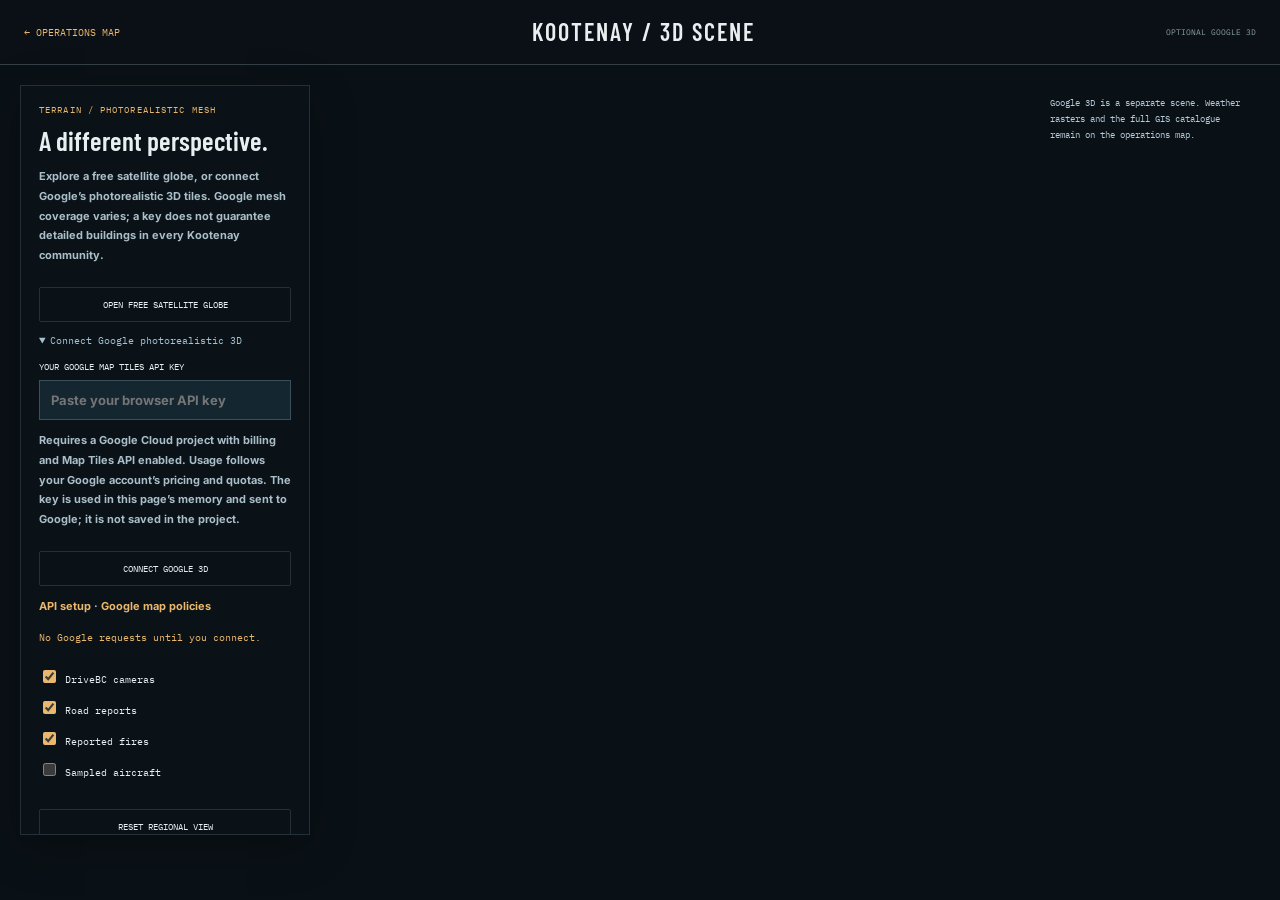
<file: google-3d.html>
<!doctype html><html lang="en"><head><meta charset="utf-8"><meta name="viewport" content="width=device-width,initial-scale=1"><title>Kootenay / 3D scene</title><link rel="icon" href="./favicon.svg"><link rel="stylesheet" href="./style.css"><link rel="stylesheet" href="./vendor/cesium/Widgets/widgets.css"><style>
#scene{position:absolute;inset:0;background:#0a1116}.scene-header{position:absolute;z-index:4;inset:0 0 auto;min-height:65px;display:flex;align-items:center;justify-content:space-between;padding:14px 24px;background:#0a1116ef;border-bottom:1px solid #a7c4ce44;gap:15px}.scene-header h1{font-size:24px;letter-spacing:2px;margin:0}.scene-header a{font:10px var(--mono)}#scene-controls{position:absolute;top:85px;left:20px;width:290px;z-index:4;padding:18px;max-height:calc(100dvh - 150px);overflow:auto}#scene-controls h2{font:600 27px 'Barlow Condensed',sans-serif;margin:9px 0}.scene-copy{font:11px/1.8 var(--sans);color:#a9bec8}#key-form label{font:9px var(--mono);display:block;margin:14px 0 8px}#google-key{width:100%;background:#142630;border:1px solid #a7c4ce44;color:#e1eced;padding:11px}#key-form button,#free-scene,#home-scene{width:100%;padding:11px;font:9px var(--mono);margin:10px 0 0}#scene-status{font:10px/1.8 var(--mono);color:#e9b76d}#scene-controls details{margin:12px 0}#scene-controls summary{font:10px var(--mono);color:#a5c1d2}#scene-controls .overlay-options{display:grid;gap:12px;margin:20px 0;font:10px var(--mono)}#google-credit{position:absolute;bottom:38px;right:20px;z-index:3;padding:10px 12px;background:#0a1116dd;pointer-events:none}#google-credit img{height:18px;width:auto}#overlay-credit{position:absolute;bottom:18px;right:20px;font:8px var(--mono);z-index:3;color:#bdd2dd;background:#0a1116dd;padding:5px}.cesium-viewer-bottom{max-width:calc(100vw - 40px);padding:6px 20px!important;background:#0a1116c9!important}.cesium-infoBox{top:85px!important}.cesium-viewer-fullscreenContainer{display:none}.cesium-widget-credits{font-size:10px!important}#scene-controls input[type=checkbox]{accent-color:#e9b76d}#scene-note{max-width:220px;position:absolute;right:20px;top:85px;font:9px/1.8 var(--mono);background:#0a1116dd;padding:10px;color:#b6cbd7;z-index:3}.cesium-widget-errorPanel{z-index:10}@media(max-width:600px){.scene-header{padding:13px}.scene-header h1{font-size:19px}#scene-controls{left:10px;top:78px;width:240px;padding:14px}#scene-note{display:none}#google-credit{bottom:72px}#overlay-credit{bottom:48px}}
</style><script>window.CESIUM_BASE_URL='./vendor/cesium/';</script><script defer src="./vendor/cesium/Cesium.js"></script></head><body>
<div id="scene" aria-label="Regional 3D globe"></div><header class="scene-header"><a href="./index.html">← OPERATIONS MAP</a><h1>KOOTENAY / 3D SCENE</h1><span class="tiny" id="scene-mode">OPTIONAL GOOGLE 3D</span></header>
<aside id="scene-controls" class="panel"><span class="eyebrow">TERRAIN / PHOTOREALISTIC MESH</span><h2>A different perspective.</h2><p class="scene-copy">Explore a free satellite globe, or connect Google’s photorealistic 3D tiles. Google mesh coverage varies; a key does not guarantee detailed buildings in every Kootenay community.</p><button id="free-scene">OPEN FREE SATELLITE GLOBE</button><details id="google-setup" open><summary>Connect Google photorealistic 3D</summary><form id="key-form"><label for="google-key">YOUR GOOGLE MAP TILES API KEY</label><input id="google-key" type="password" autocomplete="off" spellcheck="false" placeholder="Paste your browser API key" required><p class="scene-copy">Requires a Google Cloud project with billing and Map Tiles API enabled. Usage follows your Google account’s pricing and quotas. The key is used in this page’s memory and sent to Google; it is not saved in the project.</p><button type="submit">CONNECT GOOGLE 3D</button></form><p class="scene-copy"><a href="https://developers.google.com/maps/documentation/tile/cloud-setup" target="_blank" rel="noreferrer">API setup</a> · <a href="https://developers.google.com/maps/documentation/tile/policies" target="_blank" rel="noreferrer">Google map policies</a></p></details><p id="scene-status" role="status">No Google requests until you connect.</p><div class="overlay-options"><label><input type="checkbox" data-scene-layer="cameras" checked> DriveBC cameras</label><label><input type="checkbox" data-scene-layer="events" checked> Road reports</label><label><input type="checkbox" data-scene-layer="fires" checked> Reported fires</label><label><input type="checkbox" data-scene-layer="flights"> Sampled aircraft</label></div><button id="home-scene">RESET REGIONAL VIEW</button><p class="scene-copy">Drag to explore. Right-drag to zoom; Ctrl-drag to tilt/orbit. Camera markers open the real DriveBC image and its source.</p></aside>
<div id="scene-note">Google 3D is a separate scene. Weather rasters and the full GIS catalogue remain on the operations map.</div><div id="google-credit" hidden><img src="./vendor/google-maps-logo.svg" alt="Google Maps"></div><div id="overlay-credit" hidden>Overlay data: DriveBC · BC Wildfire Service · adsb.fi</div><script type="module" src="./google-3d.mjs"></script></body></html>
</file>
<file: style.css>
@font-face{font-family:'Barlow Condensed';font-style:normal;font-weight:500 700;font-display:swap;src:url('./vendor/barlow.ttf')}
@font-face{font-family:'Inter';font-style:normal;font-weight:400 700;font-display:swap;src:url('./vendor/inter.ttf')}
@font-face{font-family:'IBM Plex Mono';font-style:normal;font-weight:400 600;font-display:swap;src:url('./vendor/mono.ttf')}
:root{color-scheme:dark;--bg:#0a1116;--surface:rgba(10,18,24,.94);--line:#a7c4ce2b;--muted:#8c9fa8;--text:#e7eff0;--accent:#e9b76d;--mint:#9ee3cc;--red:#f28277;--blue:#87caff;--mono:'IBM Plex Mono',monospace;--sans:Inter,system-ui,sans-serif}*{box-sizing:border-box}body{margin:0;background:var(--bg);color:var(--text);font:13px var(--sans);overflow:hidden}button,input,select{font:inherit}button,a,input,select{-webkit-tap-highlight-color:transparent}button{cursor:pointer;border:1px solid var(--line);background:transparent;color:inherit;border-radius:2px}button:hover{background:#e9b76d16;border-color:#e9b76d77}button:focus-visible,a:focus-visible,input:focus-visible,select:focus-visible{outline:2px solid var(--accent);outline-offset:3px}a{color:var(--accent);text-decoration:none}a:hover{text-decoration:underline}button:disabled{opacity:.45;cursor:wait}button.active,button[aria-pressed=true]{color:var(--accent);background:#e9b76d13;border-color:#e9b76d66}#app{height:100dvh;min-height:510px;isolation:isolate}#map{position:absolute;inset:0;background:#111e26}.maplibregl-canvas:focus{outline:none}.vignette{position:absolute;inset:0;pointer-events:none;background:linear-gradient(180deg,#050c1670,transparent 27%,transparent 62%,#050c16a0);z-index:1}.topbar{position:absolute;inset:0 0 auto;height:72px;z-index:4;background:linear-gradient(90deg,#0a1116fc,#0a1116ee);border-bottom:1px solid var(--line);display:flex;align-items:center;padding:0 23px;gap:35px}.brand{display:flex;align-items:center;gap:12px;color:var(--text);font:600 23px 'Barlow Condensed',sans-serif;letter-spacing:3px;min-width:300px}.brand:hover{text-decoration:none}.brand-icon{font:42px var(--mono);line-height:1;color:var(--accent)}.brand-sub{display:block;font:9px var(--mono);letter-spacing:2.4px;margin-top:4px;color:#a4b2b8}.brand-sub b{color:var(--accent);font-weight:400}.area-name{font:10px var(--mono);letter-spacing:1px;border-left:1px solid var(--line);padding-left:25px;color:#cad9dd}.area-name span{display:block;color:#758c97;font-size:9px;letter-spacing:1.9px;margin-top:7px}.top-status{margin-left:auto;display:flex;gap:10px;align-items:center;font:9px var(--mono);letter-spacing:.6px}.top-status time{font-size:14px;color:#e6edef;white-space:nowrap;padding:0 12px;border-left:1px solid var(--line);margin-left:8px}.top-status button{height:28px;width:28px;font-size:18px}.pulse{width:5px;height:5px;display:inline-block;background:var(--mint);border-radius:50%;box-shadow:0 0 8px #9ee3cc66}.rail{position:absolute;left:0;top:72px;bottom:31px;width:61px;background:#0b131be8;border-right:1px solid var(--line);z-index:4;display:flex;align-items:center;flex-direction:column;gap:12px;padding:24px 0 12px}.rail button{border-color:transparent;width:39px;height:39px;font:23px var(--mono)}.rail button.active{border-color:#e9b76d55}.rail-line{height:1px;width:23px;background:var(--line);margin:4px 0}.rail-bottom{margin-top:auto;color:#637c89;font:9px/1.8 var(--mono);letter-spacing:2px;text-align:center}.panel{background:var(--surface);backdrop-filter:blur(16px);border:1px solid var(--line);box-shadow:0 12px 42px #0005}.briefing{position:absolute;left:77px;top:89px;bottom:47px;width:322px;z-index:3;display:flex;flex-direction:column;padding:18px 19px 0;clip-path:polygon(0 0,calc(100% - 12px) 0,100% 12px,100% 100%,0 100%)}.panel-heading{display:flex;align-items:center;justify-content:space-between;gap:8px}.eyebrow{font:9px var(--mono);letter-spacing:1.1px;color:var(--accent);display:flex;align-items:center;gap:7px}.eyebrow i{width:4px;height:4px;background:var(--accent)}.tiny{font:8px/1.6 var(--mono);color:var(--muted)}h1{font:600 36px/.99 'Barlow Condensed',sans-serif;letter-spacing:.1px;margin:21px 0 10px}h1 span{color:#96a9b1}.intro{font-size:10px;color:var(--muted);margin:0 0 19px}.route-label{font:8px var(--mono);letter-spacing:1.2px;color:#8ca1ac;margin-bottom:7px;display:flex;justify-content:space-between}.route-label span{display:none}select{appearance:auto;background:#15242d;color:#e1e9eb;border:1px solid #7d9aaa3b;border-radius:2px;padding:10px 8px;font-size:11px;width:100%}.search{display:flex;align-items:center;border-bottom:1px solid var(--line);gap:8px;margin-top:8px;height:38px;color:#9db2bc}.search span{font-size:22px}.search input{width:100%;min-width:0;background:transparent;color:var(--text);border:0;outline:none;font-size:10px}.search button{border:0;font-size:18px;color:#92a7b0}.totals{display:grid;grid-template-columns:repeat(3,1fr);gap:8px;padding:15px 0;border-bottom:1px solid var(--line)}.total strong{font:500 25px 'Barlow Condensed',sans-serif;display:block}.total small{font:8px var(--mono);text-transform:uppercase;color:#97abb5;letter-spacing:.3px}.total.danger strong{color:var(--red)}.feed-heading{display:flex;justify-content:space-between;align-items:center;padding-top:17px}.feed-heading .eyebrow{font-size:8px;color:#8fa4af}.feed-heading h2{font:600 20px 'Barlow Condensed',sans-serif;margin:4px 0}.feed-heading button{width:28px;height:28px;font-size:18px}.feed-note{font:9px/1.6 var(--mono);color:#8da2ad;margin:7px 0 10px}.reports{overflow:auto;flex:1;min-height:0;padding-right:4px;scrollbar-width:thin;scrollbar-color:#607a894f transparent}.report{border-top:1px solid var(--line);padding:12px 0}.report-pick{border:0;text-align:left;width:100%;padding:0;background:transparent!important}.report-pick:hover h3{color:var(--accent)}.report-top{display:flex;justify-content:space-between;align-items:center;gap:8px;font:8px var(--mono);color:#8fa2ac}.badge{display:inline-flex;padding:3px 5px;font:8px var(--mono);color:var(--accent);background:#e9b76d15;border:1px solid #e9b76d2b;text-transform:uppercase;letter-spacing:.3px}.badge.red{color:var(--red);background:#f2827715;border-color:#f282772b}.badge.blue{color:var(--blue);background:#87caff15;border-color:#87caff2b}.badge.green{color:var(--mint);background:#9ee3cc15;border-color:#9ee3cc2b}.report h3{font-size:11px;line-height:1.65;margin:8px 0 5px;font-weight:500}.report p{font-size:10px;line-height:1.7;color:#9bafb9;margin:5px 0}.report-bottom{font:8px var(--mono);display:flex;justify-content:space-between;gap:5px;margin-top:8px;color:#758e9c}.panel-footer{margin:0 -19px;padding:11px 19px;background:#0c171e;border-top:1px solid var(--line);display:grid;gap:5px}.panel-footer a{font:8px var(--mono);letter-spacing:.5px}.panel-footer span{font-size:8px;color:#7e95a1}.scene-title{position:absolute;left:428px;top:108px;z-index:2;pointer-events:none;text-shadow:0 2px 12px #000}.scene-title .eyebrow{font-size:8px;letter-spacing:1.6px;color:#bfd0d5}.scene-title strong{display:block;font:500 38px 'Barlow Condensed',sans-serif;letter-spacing:3px;margin-top:4px}.scene-title>span:last-child{font:9px var(--mono);color:#ccdbde;letter-spacing:.3px}.map-tools{position:absolute;right:20px;top:94px;z-index:3;width:176px;padding:13px}.tool-label{font:8px var(--mono);color:#91a7b3;letter-spacing:1.5px;margin-bottom:10px}.segments{display:flex;margin-bottom:7px;gap:4px}.segments button{font:8px var(--mono);padding:8px 0;flex:1}.layer-title{border-top:1px solid var(--line);padding-top:13px;margin-top:14px}.layer-button{display:flex;justify-content:space-between;width:100%;padding:7px 0;border:0;background:transparent!important;font:9px var(--mono);color:#9bafb8!important}.layer-button.active{color:#e1eced!important}.layer-button span{display:flex;gap:8px;align-items:center}.layer-dot{width:5px;height:5px;border-radius:50%}.switch{height:12px;width:23px;border-radius:8px;background:#3e536166;position:relative}.switch:after{content:'';width:6px;height:6px;position:absolute;top:3px;left:3px;background:#768c98;border-radius:50%;transition:left .2s}.active .switch{background:#e9b76d29}.active .switch:after{left:14px;background:var(--accent)}.fit-button{width:100%;margin:12px 0;font:8px var(--mono);padding:9px}.map-tools .tiny{font-size:7px}.map-readout{position:absolute;left:calc(50% + 100px);top:50%;transform:translate(-50%,-50%);z-index:2;pointer-events:none;display:flex;align-items:center;flex-direction:column;color:#c8d6dba0;font:8px var(--mono);letter-spacing:1px;text-shadow:0 1px 4px #000}.crosshair{font:300 30px var(--mono);color:#e6dfc4aa;margin-bottom:8px}.map-readout>span:last-child{margin-top:6px;font-size:7px;color:#91afb6}.camera-dock{position:absolute;left:419px;right:20px;bottom:53px;z-index:3;padding:13px 13px 12px;transition:transform .2s}.dock-heading{display:flex;align-items:center;justify-content:space-between;margin-bottom:11px;gap:10px}.dock-heading strong{font:500 18px 'Barlow Condensed',sans-serif;display:block;margin-top:5px}.dock-heading strong span{color:#91a6b1;font:9px var(--mono);padding-left:7px}.dock-heading button{font:8px var(--mono);padding:7px;margin-left:5px;white-space:nowrap}.camera-strip{display:grid;grid-auto-flow:column;grid-auto-columns:calc((100% - 24px)/3);gap:12px;overflow-x:auto;padding-bottom:4px;scrollbar-width:thin;scrollbar-color:#52708055 transparent}.cam-card{min-width:0;position:relative}.cam-picture{display:block;padding:0;width:100%;border:1px solid #8ba8b52e;position:relative;overflow:hidden;aspect-ratio:2.08;background:#0f1f2a}.cam-picture img{display:block;width:100%;height:100%;object-fit:cover;filter:saturate(.7) contrast(1.06);transition:filter .2s}.cam-picture:hover img{filter:saturate(1)}.cam-picture:after{content:'';position:absolute;inset:0;box-shadow:inset 0 0 35px #0002;pointer-events:none}.cam-label{position:absolute;top:6px;left:6px;font:7px var(--mono);letter-spacing:.5px;background:#07141ace;border:1px solid #ffffff3b;padding:4px 5px;color:#d5e9e9}.cam-expand{position:absolute;bottom:6px;right:6px;background:#07141acc;padding:3px 5px;color:#d6e7e9;font:10px var(--mono)}.cam-name{display:block;text-overflow:ellipsis;white-space:nowrap;overflow:hidden;margin:7px 22px 4px 0;font:500 10px var(--sans)}.cam-meta{font:7px var(--mono);color:#88a2af;display:flex;justify-content:space-between;gap:4px}.pin{position:absolute;right:0;bottom:15px;font-size:17px;border:0;width:24px;height:24px;padding:0;color:#829ba7}.pin.pinned{color:var(--accent)}.stale{color:var(--accent)!important}.error-text{color:var(--red)!important}.empty{font:10px/1.8 var(--mono);color:#92a8b4;padding:12px 0}.bottomline{position:absolute;inset:auto 0 0;height:31px;z-index:4;background:#09121bf2;border-top:1px solid var(--line);display:flex;align-items:center;justify-content:space-between;padding:0 18px;font:7px var(--mono);letter-spacing:1px;color:#7c96a5;gap:10px}.bottomline>span:first-child{display:flex;align-items:center;gap:9px}.bottomline button{border:0;font:8px var(--mono);letter-spacing:.8px;color:#b7c9cf}.maplibregl-ctrl-bottom-right{bottom:39px!important;right:17px!important}.maplibregl-ctrl-bottom-left{bottom:33px!important;left:420px!important}.maplibregl-ctrl-attrib{font:8px var(--sans)!important;background:#0b151dba!important;color:#91a7b1!important;max-width:calc(100vw - 440px)}.maplibregl-ctrl-attrib a{color:#a7b9c1!important}.maplibregl-ctrl-group{background:#10212aeb!important}.maplibregl-ctrl-icon{filter:invert(.85)}#show-dock{position:absolute;bottom:55px;left:420px;padding:12px 16px;font:9px var(--mono);z-index:4}#map-message{position:absolute;left:50%;top:44%;transform:translate(-25%,-50%);max-width:330px;padding:16px;background:#10212af0;border:1px solid #f2827777;color:#fac2ba;z-index:4;font:11px/1.7 var(--mono)}dialog{position:fixed;background:#0b171f;color:var(--text);border:1px solid #e9b76d55;border-top:2px solid var(--accent);padding:26px;max-width:1000px;width:calc(100vw - 56px);max-height:90dvh;box-shadow:0 25px 120px #000b}dialog::backdrop{background:#02080dbb;backdrop-filter:blur(7px)}.dialog-close{position:absolute;right:12px;top:12px;width:30px;height:30px;font:24px var(--mono);z-index:2;background:#0b171fe0}.dialog-title{font:500 30px 'Barlow Condensed',sans-serif;margin:10px 40px 16px 0}.large-image{width:100%;max-height:60vh;object-fit:contain;background:#050b0f;display:block}.dialog-description{color:#a9bdc6;font-size:12px;line-height:1.8}.dialog-meta{display:flex;justify-content:space-between;gap:15px;flex-wrap:wrap;font:10px/1.8 var(--mono);color:#9fb5c0;margin:14px 0}.dialog-actions{display:flex;gap:16px;align-items:center;margin-top:16px}.dialog-actions button{padding:9px 14px;font:10px var(--mono)}.source-row{border-top:1px solid var(--line);padding:15px 0;display:grid;grid-template-columns:110px 1fr 120px;gap:15px;font:10px/1.8 var(--mono)}.source-row b{font-weight:500}.source-row small{display:block;color:#849fac}.source-row a{text-align:right}.weather-grid{display:grid;grid-template-columns:1fr 1fr;gap:7px;margin-top:10px}.weather-grid>div{background:#8bacba0a;padding:8px;font:8px var(--mono);color:#7f9aa8}.weather-grid b{display:block;font:500 18px 'Barlow Condensed',sans-serif;color:#e2edef;margin-top:5px}.report-cam .cam-picture{aspect-ratio:1.9}.report-cam .cam-name{font-size:11px}.aircraft-marker{color:#a5e2ff;text-shadow:0 0 9px #09111a;font:27px var(--sans);border:0;background:none;padding:4px;cursor:pointer}.town-marker{color:#dde9ec;font:9px var(--mono);text-shadow:0 1px 3px #000,0 0 6px #000;white-space:nowrap;pointer-events:none;display:flex;align-items:center;gap:5px}.town-marker:before{content:'';width:3px;height:3px;background:#e9b76d}.focus .briefing,.focus .camera-dock,.focus .map-tools,.focus .scene-title,.focus .rail{display:none}.panel-hidden .briefing{display:none}.panel-hidden .camera-dock{left:80px}.panel-hidden .scene-title{left:85px}.panel-hidden .maplibregl-ctrl-bottom-left{left:80px!important}[hidden]{display:none!important}@media(min-width:1550px){.briefing{width:350px}.camera-dock{left:449px}.scene-title{left:455px}.camera-strip{grid-auto-columns:calc((100% - 36px)/4)}.maplibregl-ctrl-bottom-left{left:450px!important}}@media(max-height:760px) and (min-width:901px){h1{font-size:31px;margin-top:15px}.intro{margin-bottom:12px}.totals{padding:10px 0}.briefing{padding-top:14px}.cam-picture{aspect-ratio:2.3}.dock-heading strong{font-size:16px}}@media(max-width:1100px){.area-name{display:none}.brand{min-width:0}.top-status{margin-left:auto}.scene-title strong{font-size:30px}.scene-title{top:103px}.scene-title>span:last-child{display:none}.map-tools{width:154px;padding:10px}.dock-heading>div:last-child button:first-child{display:none}.camera-strip{grid-auto-columns:calc((100% - 12px)/2)}}@media(max-width:900px){.topbar{height:62px;padding:0 14px}.brand{font-size:21px}.brand-icon{font-size:34px}.top-status>span:not(.pulse){display:none}.top-status time{font-size:11px;padding:0 5px;border:0;margin:0}.rail{top:62px;width:49px;padding-top:17px;gap:9px}.rail button{width:34px;height:34px}.briefing{left:60px;top:77px;width:275px;bottom:44px;padding-left:15px;padding-right:15px}.briefing h1{font-size:29px}.panel-heading>.tiny{display:none}.panel-footer{margin:0 -15px;padding:9px 15px}.scene-title{left:352px;top:85px}.scene-title strong{font-size:25px}.scene-title .eyebrow{font-size:6px}.map-tools{right:12px;top:158px;width:145px}.camera-dock{left:350px;right:12px;bottom:53px;padding:10px}.camera-strip{grid-auto-columns:100%}.dock-heading>div:last-child button{font-size:7px;padding:6px}.dock-heading .eyebrow{font-size:7px}.dock-heading strong{font-size:15px}.map-readout{left:68%;top:47%;font-size:7px}.maplibregl-ctrl-bottom-left{left:350px!important}.maplibregl-ctrl-attrib{max-width:calc(100vw - 360px)}.bottomline>span:nth-child(2){display:none}.bottomline{font-size:6px;padding:0 12px}#show-dock{left:350px}}@media(max-width:600px){#app{min-height:480px}.topbar{height:59px}.brand{font-size:19px;letter-spacing:2px;gap:7px}.brand-sub{font-size:7px;letter-spacing:1.8px}.top-status{gap:5px}.top-status time{font-size:10px}.rail{top:auto;bottom:31px;left:0;right:0;height:47px;width:auto;flex-direction:row;justify-content:space-around;padding:0 8px;border-right:0;border-top:1px solid var(--line);gap:2px}.rail button{height:34px;width:39px;font-size:21px}.rail-line,.rail-bottom{display:none}.briefing{top:59px;left:0;right:0;bottom:78px;width:100%;z-index:3;clip-path:none;border:0;border-top:1px solid var(--line);padding:15px 19px 0;background:#0c1720f5}.briefing h1{font-size:30px;margin:12px 0 7px}.briefing h1 br{display:none}.briefing h1 span:before{content:' '}.intro{margin-bottom:12px}.panel-heading>.tiny{display:block}.route-label{margin-bottom:5px}.search{height:33px}.totals{padding:9px 0}.total strong{font-size:22px}.feed-heading{padding-top:12px}.panel-footer{margin:0 -19px;padding:10px 19px}.scene-title{left:17px;top:80px}.scene-title strong{font-size:29px}.scene-title .eyebrow{font-size:7px}.map-tools{right:12px;top:146px;width:142px}.camera-dock{left:12px;right:12px;bottom:95px}.camera-strip{grid-auto-columns:calc((100% - 10px)/2);gap:10px}.cam-picture{aspect-ratio:1.5}.dock-heading strong{font-size:16px}.dock-heading .eyebrow{font-size:7px}.camera-dock .cam-meta{font-size:6px}.camera-dock .cam-name{font-size:9px}.map-readout{left:31%;top:43%}.bottomline{height:31px;font-size:6px;letter-spacing:0}.bottomline button{font-size:7px}.maplibregl-ctrl-bottom-left{left:12px!important;bottom:79px!important}.maplibregl-ctrl-bottom-right{bottom:86px!important;right:10px!important}.maplibregl-ctrl-attrib{max-width:calc(100vw - 60px)}#show-dock{left:12px;bottom:100px}.panel-hidden .scene-title{left:17px}.panel-hidden .camera-dock{left:12px}.panel-hidden .maplibregl-ctrl-bottom-left{left:12px!important}dialog{width:calc(100vw - 22px);padding:18px}.dialog-title{font-size:25px}.source-row{grid-template-columns:70px 1fr;gap:9px;font-size:9px}.source-row a{grid-column:2;text-align:left}.focus .rail{display:flex}.focus .maplibregl-ctrl-bottom-left{left:12px!important}.map-message{left:20%!important;transform:none!important;max-width:70%!important}.mobile-map .briefing{display:none}}
.map-tools{max-height:calc(100dvh - 400px);overflow-y:auto;scrollbar-width:thin;scrollbar-color:#607a8950 transparent}.layer-button{padding:6px 0}.map-tools .layer-title{margin-top:10px;padding-top:10px}.map-tools .fit-button{margin:8px 0}.map-tools .tool-label{margin-bottom:8px}@media(max-width:900px){.map-tools{max-height:calc(100dvh - 435px)}}@media(max-width:600px){.map-tools{max-height:calc(100dvh - 450px);min-height:180px}}
@media(max-width:600px){#app:not(.mobile-map):not(.panel-hidden):not(.focus) .map-tools,#app:not(.mobile-map):not(.panel-hidden):not(.focus) .camera-dock,#app:not(.mobile-map):not(.panel-hidden):not(.focus) #show-dock{display:none}.map-tools{max-height:calc(100dvh - 480px)}.layer-button{font-size:8px;white-space:nowrap}.layer-button span{gap:6px}.switch{flex:0 0 23px}}
@media(prefers-reduced-motion:reduce){*{scroll-behavior:auto!important;transition:none!important}}

/* Keep map movement cheap: solid panels avoid repeated backdrop sampling. */
.panel{backdrop-filter:none}.cam-picture img{filter:none;transition:none}.vignette{opacity:.65}
</file>
<file: vendor/cesium/Widgets/widgets.css>
/* packages/widgets/Source/shared.css */
.cesium-svgPath-svg {
  position: absolute;
  top: 0;
  left: 0;
  width: 100%;
  height: 100%;
  overflow: hidden;
}
.cesium-button {
  display: inline-block;
  position: relative;
  background: #303336;
  border: 1px solid #444;
  color: #edffff;
  fill: #edffff;
  border-radius: 4px;
  padding: 5px 12px;
  margin: 2px 3px;
  cursor: pointer;
  overflow: hidden;
  -moz-user-select: none;
  -webkit-user-select: none;
  -ms-user-select: none;
  user-select: none;
}
.cesium-button:focus {
  color: #fff;
  fill: #fff;
  border-color: #ea4;
  outline: none;
}
.cesium-button:hover {
  color: #fff;
  fill: #fff;
  background: #48b;
  border-color: #aef;
  box-shadow: 0 0 8px #fff;
}
.cesium-button:active {
  color: #000;
  fill: #000;
  background: #adf;
  border-color: #fff;
  box-shadow: 0 0 8px #fff;
}
.cesium-button:disabled,
.cesium-button-disabled,
.cesium-button-disabled:focus,
.cesium-button-disabled:hover,
.cesium-button-disabled:active {
  background: #303336;
  border-color: #444;
  color: #646464;
  fill: #646464;
  box-shadow: none;
  cursor: default;
}
.cesium-button option {
  background-color: #000;
  color: #eee;
}
.cesium-button option:disabled {
  color: #777;
}
.cesium-button input,
.cesium-button label {
  cursor: pointer;
}
.cesium-button input {
  vertical-align: sub;
}
.cesium-toolbar-button {
  box-sizing: border-box;
  width: 32px;
  height: 32px;
  border-radius: 14%;
  padding: 0;
  vertical-align: middle;
  z-index: 0;
}
.cesium-performanceDisplay-defaultContainer {
  position: absolute;
  top: 50px;
  right: 10px;
  text-align: right;
}
.cesium-performanceDisplay {
  background-color: rgba(40, 40, 40, 0.7);
  padding: 7px;
  border-radius: 5px;
  border: 1px solid #444;
  font: bold 12px sans-serif;
}
.cesium-performanceDisplay-fps {
  color: #e52;
}
.cesium-performanceDisplay-throttled {
  color: #a42;
}
.cesium-performanceDisplay-ms {
  color: #de3;
}

/* packages/widgets/Source/Animation/Animation.css */
.cesium-animation-theme {
  visibility: hidden;
  display: block;
  position: absolute;
  z-index: -100;
}
.cesium-animation-themeNormal {
  color: #222;
}
.cesium-animation-themeHover {
  color: #4488b0;
}
.cesium-animation-themeSelect {
  color: #242;
}
.cesium-animation-themeDisabled {
  color: #333;
}
.cesium-animation-themeKnob {
  color: #222;
}
.cesium-animation-themePointer {
  color: #2e2;
}
.cesium-animation-themeSwoosh {
  color: #8ac;
}
.cesium-animation-themeSwooshHover {
  color: #aef;
}
.cesium-animation-svgText {
  fill: #edffff;
  font-family: Sans-Serif;
  font-size: 15px;
  text-anchor: middle;
}
.cesium-animation-blank {
  fill: #000;
  fill-opacity: 0.01;
  stroke: none;
}
.cesium-animation-rectButton {
  cursor: pointer;
  -moz-user-select: none;
  -webkit-user-select: none;
  -ms-user-select: none;
  user-select: none;
}
.cesium-animation-rectButton .cesium-animation-buttonGlow {
  fill: #fff;
  stroke: none;
  display: none;
}
.cesium-animation-rectButton:hover .cesium-animation-buttonGlow {
  display: block;
}
.cesium-animation-rectButton .cesium-animation-buttonPath {
  fill: #edffff;
}
.cesium-animation-rectButton .cesium-animation-buttonMain {
  stroke: #444;
  stroke-width: 1.2;
}
.cesium-animation-rectButton:hover .cesium-animation-buttonMain {
  stroke: #aef;
}
.cesium-animation-rectButton:active .cesium-animation-buttonMain {
  fill: #abd6ff;
}
.cesium-animation-buttonDisabled {
  -moz-user-select: none;
  -webkit-user-select: none;
  -ms-user-select: none;
  user-select: none;
}
.cesium-animation-buttonDisabled .cesium-animation-buttonMain {
  stroke: #555;
}
.cesium-animation-buttonDisabled .cesium-animation-buttonPath {
  fill: #818181;
}
.cesium-animation-buttonDisabled .cesium-animation-buttonGlow {
  display: none;
}
.cesium-animation-buttonToggled .cesium-animation-buttonGlow {
  display: block;
  fill: #2e2;
}
.cesium-animation-buttonToggled .cesium-animation-buttonMain {
  stroke: #2e2;
}
.cesium-animation-buttonToggled:hover .cesium-animation-buttonGlow {
  fill: #fff;
}
.cesium-animation-buttonToggled:hover .cesium-animation-buttonMain {
  stroke: #2e2;
}
.cesium-animation-shuttleRingG {
  cursor: pointer;
}
.cesium-animation-shuttleRingPointer {
  cursor: pointer;
}
.cesium-animation-shuttleRingPausePointer {
  cursor: pointer;
}
.cesium-animation-shuttleRingBack {
  fill: #181818;
  fill-opacity: 0.8;
  stroke: #333;
  stroke-width: 1.2;
}
.cesium-animation-shuttleRingSwoosh line {
  stroke: #8ac;
  stroke-width: 3;
  stroke-opacity: 0.2;
  stroke-linecap: round;
}
.cesium-animation-knobOuter {
  cursor: pointer;
  stroke: #444;
  stroke-width: 1.2;
}
.cesium-animation-knobInner {
  cursor: pointer;
}

/* packages/widgets/Source/BaseLayerPicker/BaseLayerPicker.css */
.cesium-baseLayerPicker-selected {
  position: absolute;
  top: 0;
  left: 0;
  width: 100%;
  height: 100%;
  border: none;
}
.cesium-baseLayerPicker-dropDown {
  display: block;
  position: absolute;
  box-sizing: content-box;
  top: auto;
  right: 0;
  width: 320px;
  max-height: 500px;
  margin-top: 5px;
  background-color: rgba(38, 38, 38, 0.75);
  border: 1px solid #444;
  padding: 6px;
  overflow: auto;
  border-radius: 10px;
  -moz-user-select: none;
  -webkit-user-select: none;
  -ms-user-select: none;
  user-select: none;
  transform: translate(0, -20%);
  visibility: hidden;
  opacity: 0;
  transition:
    visibility 0s 0.2s,
    opacity 0.2s ease-in,
    transform 0.2s ease-in;
}
.cesium-baseLayerPicker-dropDown-visible {
  transform: translate(0, 0);
  visibility: visible;
  opacity: 1;
  transition: opacity 0.2s ease-out, transform 0.2s ease-out;
}
.cesium-baseLayerPicker-sectionTitle {
  display: block;
  font-family: sans-serif;
  font-size: 16pt;
  text-align: left;
  color: #edffff;
  margin-bottom: 4px;
}
.cesium-baseLayerPicker-choices {
  margin-bottom: 5px;
}
.cesium-baseLayerPicker-categoryTitle {
  color: #edffff;
  font-size: 11pt;
}
.cesium-baseLayerPicker-choices {
  display: block;
  border: 1px solid #888;
  border-radius: 5px;
  padding: 5px 0;
}
.cesium-baseLayerPicker-item {
  display: inline-block;
  vertical-align: top;
  margin: 2px 5px;
  width: 64px;
  text-align: center;
  cursor: pointer;
}
.cesium-baseLayerPicker-itemLabel {
  display: block;
  font-family: sans-serif;
  font-size: 8pt;
  text-align: center;
  vertical-align: middle;
  color: #edffff;
  cursor: pointer;
  word-wrap: break-word;
}
.cesium-baseLayerPicker-item:hover .cesium-baseLayerPicker-itemLabel,
.cesium-baseLayerPicker-item:focus .cesium-baseLayerPicker-itemLabel {
  text-decoration: underline;
}
.cesium-baseLayerPicker-itemIcon {
  display: inline-block;
  position: relative;
  width: inherit;
  height: auto;
  background-size: 100% 100%;
  border: solid 1px #444;
  border-radius: 9px;
  color: #edffff;
  margin: 0;
  padding: 0;
  cursor: pointer;
  box-sizing: border-box;
}
.cesium-baseLayerPicker-item:hover .cesium-baseLayerPicker-itemIcon {
  border-color: #fff;
  box-shadow: 0 0 8px #fff, 0 0 8px #fff;
}
.cesium-baseLayerPicker-selectedItem .cesium-baseLayerPicker-itemLabel {
  color: rgb(189, 236, 248);
}
.cesium-baseLayerPicker-selectedItem .cesium-baseLayerPicker-itemIcon {
  border: double 4px rgb(189, 236, 248);
}

/* packages/engine/Source/Widget/CesiumWidget.css */
.cesium-widget {
  font-family: sans-serif;
  font-size: 16px;
  overflow: hidden;
  display: block;
  position: relative;
  top: 0;
  left: 0;
  width: 100%;
  height: 100%;
}
.cesium-widget,
.cesium-widget canvas {
  width: 100%;
  height: 100%;
  touch-action: none;
}
.cesium-widget-credits {
  display: block;
  position: absolute;
  bottom: 0;
  left: 0;
  color: #fff;
  font-size: 10px;
  text-shadow: 0px 0px 2px #000000;
  padding-right: 5px;
}
.cesium-widget-errorPanel {
  position: absolute;
  top: 0;
  right: 0;
  bottom: 0;
  left: 0;
  text-align: center;
  background: rgba(0, 0, 0, 0.7);
  z-index: 99999;
}
.cesium-widget-errorPanel:before {
  display: inline-block;
  vertical-align: middle;
  height: 100%;
  content: "";
}
.cesium-widget-errorPanel-content {
  width: 75%;
  max-width: 500px;
  display: inline-block;
  text-align: left;
  vertical-align: middle;
  border: 1px solid #510c00;
  border-radius: 7px;
  background-color: #f0d9d5;
  font-size: 14px;
  color: #510c00;
}
.cesium-widget-errorPanel-content.expanded {
  max-width: 75%;
}
.cesium-widget-errorPanel-header {
  font-size: 18px;
  font-family:
    "Open Sans",
    Verdana,
    Geneva,
    sans-serif;
  background: #d69d93;
  border-bottom: 2px solid #510c00;
  padding-bottom: 10px;
  border-radius: 3px 3px 0 0;
  padding: 15px;
}
.cesium-widget-errorPanel-scroll {
  overflow: auto;
  font-family:
    "Open Sans",
    Verdana,
    Geneva,
    sans-serif;
  white-space: pre-wrap;
  padding: 0 15px;
  margin: 10px 0 20px 0;
}
.cesium-widget-errorPanel-buttonPanel {
  padding: 0 15px;
  margin: 10px 0 20px 0;
  text-align: right;
}
.cesium-widget-errorPanel-buttonPanel button {
  border-color: #510c00;
  background: #d69d93;
  color: #202020;
  margin: 0;
}
.cesium-widget-errorPanel-buttonPanel button:focus {
  border-color: #510c00;
  background: #f0d9d5;
  color: #510c00;
}
.cesium-widget-errorPanel-buttonPanel button:hover {
  border-color: #510c00;
  background: #f0d9d5;
  color: #510c00;
}
.cesium-widget-errorPanel-buttonPanel button:active {
  border-color: #510c00;
  background: #b17b72;
  color: #510c00;
}
.cesium-widget-errorPanel-more-details {
  text-decoration: underline;
  cursor: pointer;
}
.cesium-widget-errorPanel-more-details:hover {
  color: #2b0700;
}

/* packages/widgets/Source/CesiumInspector/CesiumInspector.css */
.cesium-cesiumInspector {
  border-radius: 5px;
  transition: width ease-in-out 0.25s;
  background: rgba(48, 51, 54, 0.8);
  border: 1px solid #444;
  color: #edffff;
  display: inline-block;
  position: relative;
  padding: 4px 12px;
  -moz-user-select: none;
  -webkit-user-select: none;
  -ms-user-select: none;
  user-select: none;
  overflow: hidden;
}
.cesium-cesiumInspector-button {
  text-align: center;
  font-size: 11pt;
}
.cesium-cesiumInspector-visible .cesium-cesiumInspector-button {
  border-bottom: 1px solid #aaa;
  padding-bottom: 3px;
}
.cesium-cesiumInspector input:enabled,
.cesium-cesiumInspector-button {
  cursor: pointer;
}
.cesium-cesiumInspector-visible {
  width: 185px;
  height: auto;
}
.cesium-cesiumInspector-hidden {
  width: 122px;
  height: 17px;
}
.cesium-cesiumInspector-sectionContent {
  max-height: 600px;
}
.cesium-cesiumInspector-section-collapsed .cesium-cesiumInspector-sectionContent {
  max-height: 0;
  padding: 0 !important;
  overflow: hidden;
}
.cesium-cesiumInspector-dropDown {
  margin: 5px 0;
  font-family: sans-serif;
  font-size: 10pt;
  width: 185px;
}
.cesium-cesiumInspector-frustumStatistics {
  padding-left: 10px;
  padding: 5px;
  background-color: rgba(80, 80, 80, 0.75);
}
.cesium-cesiumInspector-pickButton {
  background-color: rgba(0, 0, 0, 0.3);
  border: 1px solid #444;
  color: #edffff;
  border-radius: 5px;
  padding: 3px 7px;
  cursor: pointer;
  -moz-user-select: none;
  -webkit-user-select: none;
  -ms-user-select: none;
  user-select: none;
  margin: 0 auto;
}
.cesium-cesiumInspector-pickButton:focus {
  outline: none;
}
.cesium-cesiumInspector-pickButton:active,
.cesium-cesiumInspector-pickButtonHighlight {
  color: #000;
  background: #adf;
  border-color: #fff;
  box-shadow: 0 0 8px #fff;
}
.cesium-cesiumInspector-center {
  text-align: center;
}
.cesium-cesiumInspector-sectionHeader {
  font-weight: bold;
  font-size: 10pt;
  margin: 0;
  cursor: pointer;
}
.cesium-cesiumInspector-pickSection {
  border: 1px solid #aaa;
  border-radius: 5px;
  padding: 3px;
  margin-bottom: 5px;
}
.cesium-cesiumInspector-sectionContent {
  margin-bottom: 10px;
  transition: max-height 0.25s;
}
.cesium-cesiumInspector-tileText {
  padding-bottom: 10px;
  border-bottom: 1px solid #aaa;
}
.cesium-cesiumInspector-relativeText {
  padding-top: 10px;
}
.cesium-cesiumInspector-sectionHeader::before {
  margin-right: 5px;
  content: "-";
  width: 1ch;
  display: inline-block;
}
.cesium-cesiumInspector-section-collapsed .cesium-cesiumInspector-sectionHeader::before {
  content: "+";
}

/* packages/widgets/Source/Cesium3DTilesInspector/Cesium3DTilesInspector.css */
ul.cesium-cesiumInspector-statistics {
  margin: 0;
  padding-top: 3px;
  padding-bottom: 3px;
}
ul.cesium-cesiumInspector-statistics + ul.cesium-cesiumInspector-statistics {
  border-top: 1px solid #aaa;
}
.cesium-cesiumInspector-slider {
  margin-top: 5px;
}
.cesium-cesiumInspector-slider input[type=number] {
  text-align: left;
  background-color: #222;
  outline: none;
  border: 1px solid #444;
  color: #edffff;
  width: 100px;
  border-radius: 3px;
  padding: 1px;
  margin-left: 10px;
  cursor: auto;
}
.cesium-cesiumInspector-slider input[type=number]::-webkit-outer-spin-button,
.cesium-cesiumInspector-slider input[type=number]::-webkit-inner-spin-button {
  -webkit-appearance: none;
  margin: 0;
}
.cesium-cesiumInspector-slider input[type=range] {
  margin-left: 5px;
  vertical-align: middle;
}
.cesium-cesiumInspector-hide .cesium-cesiumInspector-styleEditor {
  display: none;
}
.cesium-cesiumInspector-styleEditor {
  padding: 10px;
  border-radius: 5px;
  background: rgba(48, 51, 54, 0.8);
  border: 1px solid #444;
}
.cesium-cesiumInspector-styleEditor textarea {
  width: 100%;
  height: 300px;
  background: transparent;
  color: #edffff;
  border: none;
  padding: 0;
  white-space: pre;
  overflow-wrap: normal;
  overflow-x: auto;
}
.cesium-3DTilesInspector {
  width: 300px;
  pointer-events: all;
}
.cesium-3DTilesInspector-statistics {
  font-size: 11px;
}
.cesium-3DTilesInspector-disabledElementsInfo {
  margin: 5px 0 0 0;
  padding: 0 0 0 20px;
  color: #eed202;
}
.cesium-3DTilesInspector div,
.cesium-3DTilesInspector input[type=range] {
  width: 100%;
  box-sizing: border-box;
}
.cesium-cesiumInspector-error {
  color: #ff9e9e;
  overflow: auto;
}
.cesium-3DTilesInspector .cesium-cesiumInspector-section {
  margin-top: 3px;
}
.cesium-3DTilesInspector .cesium-cesiumInspector-sectionHeader + .cesium-cesiumInspector-show {
  border-top: 1px solid white;
}
input.cesium-cesiumInspector-url {
  overflow: hidden;
  white-space: nowrap;
  overflow-x: scroll;
  background-color: transparent;
  color: white;
  outline: none;
  border: none;
  height: 1em;
  width: 100%;
}
.cesium-cesiumInspector .field-group {
  display: table;
}
.cesium-cesiumInspector .field-group > label {
  display: table-cell;
  font-weight: bold;
}
.cesium-cesiumInspector .field-group > .field {
  display: table-cell;
  width: 100%;
}

/* packages/widgets/Source/VoxelInspector/VoxelInspector.css */
.cesium-VoxelInspector {
  width: 300px;
  pointer-events: all;
}
.cesium-VoxelInspector div,
.cesium-VoxelInspector input[type=range] {
  width: 100%;
  box-sizing: border-box;
}
.cesium-VoxelInspector .cesium-cesiumInspector-section {
  margin-top: 3px;
}
.cesium-VoxelInspector .cesium-cesiumInspector-sectionHeader + .cesium-cesiumInspector-show {
  border-top: 1px solid white;
}

/* packages/widgets/Source/FullscreenButton/FullscreenButton.css */
.cesium-button.cesium-fullscreenButton {
  display: block;
  width: 100%;
  height: 100%;
  margin: 0;
  border-radius: 0;
}

/* packages/widgets/Source/VRButton/VRButton.css */
.cesium-button.cesium-vrButton {
  display: block;
  width: 100%;
  height: 100%;
  margin: 0;
  border-radius: 0;
}

/* packages/widgets/Source/Geocoder/Geocoder.css */
.cesium-viewer-geocoderContainer .cesium-geocoder-input {
  border: solid 1px #444;
  background-color: rgba(40, 40, 40, 0.7);
  color: white;
  display: inline-block;
  vertical-align: middle;
  width: 0;
  height: 32px;
  margin: 0;
  padding: 0 32px 0 0;
  border-radius: 0;
  box-sizing: border-box;
  transition: width ease-in-out 0.25s, background-color 0.2s ease-in-out;
  -webkit-appearance: none;
}
.cesium-viewer-geocoderContainer:hover .cesium-geocoder-input {
  border-color: #aef;
  box-shadow: 0 0 8px #fff;
}
.cesium-viewer-geocoderContainer .cesium-geocoder-input:focus {
  border-color: #ea4;
  background-color: rgba(15, 15, 15, 0.9);
  box-shadow: none;
  outline: none;
}
.cesium-viewer-geocoderContainer:hover .cesium-geocoder-input,
.cesium-viewer-geocoderContainer .cesium-geocoder-input:focus,
.cesium-viewer-geocoderContainer .cesium-geocoder-input-wide {
  padding-left: 4px;
  width: 250px;
}
.cesium-viewer-geocoderContainer .search-results {
  position: absolute;
  background-color: #000;
  color: #eee;
  overflow-y: auto;
  opacity: 0.8;
  width: 100%;
}
.cesium-viewer-geocoderContainer .search-results ul {
  list-style-type: none;
  margin: 0;
  padding: 0;
}
.cesium-viewer-geocoderContainer .search-results ul li {
  font-size: 14px;
  padding: 3px 10px;
}
.cesium-viewer-geocoderContainer .search-results ul li:hover {
  cursor: pointer;
}
.cesium-viewer-geocoderContainer .search-results ul li.active {
  background: #48b;
}
.cesium-geocoder-searchButton {
  background-color: #303336;
  display: inline-block;
  position: absolute;
  cursor: pointer;
  width: 32px;
  top: 1px;
  right: 1px;
  height: 30px;
  vertical-align: middle;
  fill: #edffff;
}
.cesium-geocoder-searchButton:hover {
  background-color: #48b;
}

/* packages/widgets/Source/InfoBox/InfoBox.css */
.cesium-infoBox {
  display: block;
  position: absolute;
  top: 50px;
  right: 0;
  width: 40%;
  max-width: 480px;
  background: rgba(38, 38, 38, 0.95);
  color: #edffff;
  border: 1px solid #444;
  border-right: none;
  border-top-left-radius: 7px;
  border-bottom-left-radius: 7px;
  box-shadow: 0 0 10px 1px #000;
  transform: translate(100%, 0);
  visibility: hidden;
  opacity: 0;
  transition:
    visibility 0s 0.2s,
    opacity 0.2s ease-in,
    transform 0.2s ease-in;
}
.cesium-infoBox-visible {
  transform: translate(0, 0);
  visibility: visible;
  opacity: 1;
  transition: opacity 0.2s ease-out, transform 0.2s ease-out;
}
.cesium-infoBox-title {
  display: block;
  height: 20px;
  padding: 5px 30px 5px 25px;
  background: rgba(84, 84, 84, 1);
  border-top-left-radius: 7px;
  text-align: center;
  text-overflow: ellipsis;
  white-space: nowrap;
  overflow: hidden;
  box-sizing: content-box;
}
.cesium-infoBox-bodyless .cesium-infoBox-title {
  border-bottom-left-radius: 7px;
}
button.cesium-infoBox-camera {
  display: block;
  position: absolute;
  top: 4px;
  left: 4px;
  width: 22px;
  height: 22px;
  background: transparent;
  border-color: transparent;
  border-radius: 3px;
  padding: 0 5px;
  margin: 0;
}
button.cesium-infoBox-close {
  display: block;
  position: absolute;
  top: 5px;
  right: 5px;
  height: 20px;
  background: transparent;
  border: none;
  border-radius: 2px;
  font-weight: bold;
  font-size: 16px;
  padding: 0 5px;
  margin: 0;
  color: #edffff;
}
button.cesium-infoBox-close:focus {
  background: rgba(238, 136, 0, 0.44);
  outline: none;
}
button.cesium-infoBox-close:hover {
  background: #888;
  color: #000;
}
button.cesium-infoBox-close:active {
  background: #a00;
  color: #000;
}
.cesium-infoBox-bodyless .cesium-infoBox-iframe {
  display: none;
}
.cesium-infoBox-iframe {
  border: none;
  width: 100%;
  width: calc(100% - 2px);
}

/* packages/widgets/Source/SceneModePicker/SceneModePicker.css */
span.cesium-sceneModePicker-wrapper {
  display: inline-block;
  position: relative;
  margin: 0 3px;
}
.cesium-sceneModePicker-visible {
  visibility: visible;
  opacity: 1;
  transition: opacity 0.25s linear;
}
.cesium-sceneModePicker-hidden {
  visibility: hidden;
  opacity: 0;
  transition: visibility 0s 0.25s, opacity 0.25s linear;
}
.cesium-sceneModePicker-wrapper .cesium-sceneModePicker-none {
  display: none;
}
.cesium-sceneModePicker-slide-svg {
  transition: left 2s;
  top: 0;
  left: 0;
}
.cesium-sceneModePicker-wrapper .cesium-sceneModePicker-dropDown-icon {
  box-sizing: border-box;
  padding: 0;
  margin: 3px 0;
}
.cesium-sceneModePicker-wrapper .cesium-sceneModePicker-button3D,
.cesium-sceneModePicker-wrapper .cesium-sceneModePicker-buttonColumbusView,
.cesium-sceneModePicker-wrapper .cesium-sceneModePicker-button2D {
  margin: 0 0 3px 0;
}
.cesium-sceneModePicker-wrapper .cesium-sceneModePicker-button3D .cesium-sceneModePicker-icon2D {
  left: 100%;
}
.cesium-sceneModePicker-wrapper .cesium-sceneModePicker-button3D .cesium-sceneModePicker-iconColumbusView {
  left: 200%;
}
.cesium-sceneModePicker-wrapper .cesium-sceneModePicker-buttonColumbusView .cesium-sceneModePicker-icon3D {
  left: -200%;
}
.cesium-sceneModePicker-wrapper .cesium-sceneModePicker-buttonColumbusView .cesium-sceneModePicker-icon2D {
  left: -100%;
}
.cesium-sceneModePicker-wrapper .cesium-sceneModePicker-button2D .cesium-sceneModePicker-icon3D {
  left: -100%;
}
.cesium-sceneModePicker-wrapper .cesium-sceneModePicker-button2D .cesium-sceneModePicker-iconColumbusView {
  left: 100%;
}
.cesium-sceneModePicker-wrapper .cesium-sceneModePicker-selected {
  border-color: #2e2;
  box-shadow: 0 0 8px #fff, 0 0 8px #fff;
}

/* packages/widgets/Source/ProjectionPicker/ProjectionPicker.css */
span.cesium-projectionPicker-wrapper {
  display: inline-block;
  position: relative;
  margin: 0 3px;
}
.cesium-projectionPicker-visible {
  visibility: visible;
  opacity: 1;
  transition: opacity 0.25s linear;
}
.cesium-projectionPicker-hidden {
  visibility: hidden;
  opacity: 0;
  transition: visibility 0s 0.25s, opacity 0.25s linear;
}
.cesium-projectionPicker-wrapper .cesium-projectionPicker-none {
  display: none;
}
.cesium-projectionPicker-wrapper .cesium-projectionPicker-dropDown-icon {
  box-sizing: border-box;
  padding: 0;
  margin: 3px 0;
}
.cesium-projectionPicker-wrapper .cesium-projectionPicker-buttonPerspective,
.cesium-projectionPicker-wrapper .cesium-projectionPicker-buttonOrthographic {
  margin: 0 0 3px 0;
}
.cesium-projectionPicker-wrapper .cesium-projectionPicker-buttonPerspective .cesium-projectionPicker-iconOrthographic {
  left: 100%;
}
.cesium-projectionPicker-wrapper .cesium-projectionPicker-buttonOrthographic .cesium-projectionPicker-iconPerspective {
  left: -100%;
}
.cesium-projectionPicker-wrapper .cesium-projectionPicker-selected {
  border-color: #2e2;
  box-shadow: 0 0 8px #fff, 0 0 8px #fff;
}

/* packages/widgets/Source/PerformanceWatchdog/PerformanceWatchdog.css */
.cesium-performance-watchdog-message-area {
  position: relative;
  background-color: yellow;
  color: black;
  padding: 10px;
}
.cesium-performance-watchdog-message {
  margin-right: 30px;
}
.cesium-performance-watchdog-message-dismiss {
  position: absolute;
  right: 0;
  margin: 0 10px 0 0;
}

/* packages/widgets/Source/NavigationHelpButton/NavigationHelpButton.css */
.cesium-navigationHelpButton-wrapper {
  position: relative;
  display: inline-block;
}
.cesium-navigation-help {
  visibility: hidden;
  position: absolute;
  top: 38px;
  right: 2px;
  width: 250px;
  border-radius: 10px;
  transform: scale(0.01);
  transform-origin: 234px -10px;
  transition: visibility 0s 0.25s, transform 0.25s ease-in;
}
.cesium-navigation-help-visible {
  visibility: visible;
  transform: scale(1);
  transition: transform 0.25s ease-out;
}
.cesium-navigation-help-instructions {
  border: 1px solid #444;
  background-color: rgba(38, 38, 38, 0.75);
  padding-bottom: 5px;
  border-radius: 0 0 10px 10px;
}
.cesium-click-navigation-help {
  display: none;
}
.cesium-touch-navigation-help {
  display: none;
  padding-top: 5px;
}
.cesium-click-navigation-help-visible {
  display: block;
}
.cesium-touch-navigation-help-visible {
  display: block;
}
.cesium-navigation-help-pan {
  color: #66ccff;
  font-weight: bold;
}
.cesium-navigation-help-zoom {
  color: #65fd00;
  font-weight: bold;
}
.cesium-navigation-help-rotate {
  color: #ffd800;
  font-weight: bold;
}
.cesium-navigation-help-tilt {
  color: #d800d8;
  font-weight: bold;
}
.cesium-navigation-help-details {
  color: #ffffff;
}
.cesium-navigation-button {
  color: #fff;
  background-color: transparent;
  border-bottom: none;
  border-top: 1px solid #444;
  border-right: 1px solid #444;
  margin: 0;
  width: 50%;
  cursor: pointer;
}
.cesium-navigation-button-icon {
  vertical-align: middle;
  padding: 5px 1px;
}
.cesium-navigation-button:focus {
  outline: none;
}
.cesium-navigation-button-left {
  border-radius: 10px 0 0 0;
  border-left: 1px solid #444;
}
.cesium-navigation-button-right {
  border-radius: 0 10px 0 0;
  border-left: none;
}
.cesium-navigation-button-selected {
  background-color: rgba(38, 38, 38, 0.75);
}
.cesium-navigation-button-unselected {
  background-color: rgba(0, 0, 0, 0.75);
}
.cesium-navigation-button-unselected:hover {
  background-color: rgba(76, 76, 76, 0.75);
}

/* packages/widgets/Source/SelectionIndicator/SelectionIndicator.css */
.cesium-selection-wrapper {
  position: absolute;
  width: 160px;
  height: 160px;
  pointer-events: none;
  visibility: hidden;
  opacity: 0;
  transition: visibility 0s 0.2s, opacity 0.2s ease-in;
}
.cesium-selection-wrapper-visible {
  visibility: visible;
  opacity: 1;
  transition: opacity 0.2s ease-out;
}
.cesium-selection-wrapper svg {
  fill: #2e2;
  stroke: #000;
  stroke-width: 1.1px;
}

/* packages/widgets/Source/Timeline/Timeline.css */
.cesium-timeline-main {
  position: relative;
  left: 0;
  bottom: 0;
  overflow: hidden;
  border: solid 1px #888;
  -moz-user-select: none;
  -webkit-user-select: none;
  -ms-user-select: none;
  user-select: none;
}
.cesium-timeline-trackContainer {
  width: 100%;
  overflow: auto;
  border-top: solid 1px #888;
  position: relative;
  top: 0;
  left: 0;
}
.cesium-timeline-tracks {
  position: absolute;
  top: 0;
  left: 0;
  width: 100%;
}
.cesium-timeline-needle {
  position: absolute;
  left: 0;
  top: 1.7em;
  bottom: 0;
  width: 1px;
  background: #f00;
}
.cesium-timeline-bar {
  position: relative;
  left: 0;
  top: 0;
  overflow: hidden;
  cursor: pointer;
  width: 100%;
  height: 1.7em;
  background:
    linear-gradient(
      to bottom,
      rgba(116, 117, 119, 0.8) 0%,
      rgba(58, 68, 82, 0.8) 11%,
      rgba(46, 50, 56, 0.8) 46%,
      rgba(53, 53, 53, 0.8) 81%,
      rgba(53, 53, 53, 0.8) 100%);
}
.cesium-timeline-ruler {
  visibility: hidden;
  white-space: nowrap;
  font-size: 80%;
  z-index: -200;
}
.cesium-timeline-highlight {
  position: absolute;
  bottom: 0;
  left: 0;
  background: #08f;
}
.cesium-timeline-ticLabel {
  position: absolute;
  top: 0;
  left: 0;
  white-space: nowrap;
  font-size: 80%;
  color: #eee;
}
.cesium-timeline-ticMain {
  position: absolute;
  bottom: 0;
  left: 0;
  width: 1px;
  height: 50%;
  background: #eee;
}
.cesium-timeline-ticSub {
  position: absolute;
  bottom: 0;
  left: 0;
  width: 1px;
  height: 33%;
  background: #aaa;
}
.cesium-timeline-ticTiny {
  position: absolute;
  bottom: 0;
  left: 0;
  width: 1px;
  height: 25%;
  background: #888;
}
.cesium-timeline-icon16 {
  display: block;
  position: absolute;
  width: 16px;
  height: 16px;
  background-image: url([data-uri]);
  background-repeat: no-repeat;
}

/* packages/widgets/Source/Viewer/Viewer.css */
.cesium-viewer {
  font-family: sans-serif;
  font-size: 16px;
  overflow: hidden;
  display: block;
  position: relative;
  top: 0;
  left: 0;
  width: 100%;
  height: 100%;
}
.cesium-viewer-cesiumWidgetContainer {
  width: 100%;
  height: 100%;
}
.cesium-viewer-bottom {
  display: block;
  position: absolute;
  bottom: 0;
  left: 0;
  padding-right: 5px;
}
.cesium-viewer .cesium-widget-credits {
  display: inline;
  position: static;
  bottom: auto;
  left: auto;
  padding-right: 0;
  color: #ffffff;
  font-size: 10px;
  text-shadow: 0 0 2px #000000;
}
.cesium-viewer-timelineContainer {
  position: absolute;
  bottom: 0;
  left: 169px;
  right: 29px;
  height: 27px;
  padding: 0;
  margin: 0;
  overflow: hidden;
  font-size: 14px;
}
.cesium-viewer-animationContainer {
  position: absolute;
  bottom: 0;
  left: 0;
  padding: 0;
  width: 169px;
  height: 112px;
}
.cesium-viewer-fullscreenContainer {
  position: absolute;
  bottom: 0;
  right: 0;
  padding: 0;
  width: 29px;
  height: 29px;
  overflow: hidden;
}
.cesium-viewer-vrContainer {
  position: absolute;
  bottom: 0;
  right: 0;
  padding: 0;
  width: 29px;
  height: 29px;
  overflow: hidden;
}
.cesium-viewer-toolbar {
  display: block;
  position: absolute;
  top: 5px;
  right: 5px;
}
.cesium-viewer-cesiumInspectorContainer {
  display: block;
  position: absolute;
  top: 50px;
  right: 10px;
}
.cesium-viewer-geocoderContainer {
  position: relative;
  display: inline-block;
  margin: 0 3px;
}
.cesium-viewer-cesium3DTilesInspectorContainer {
  display: block;
  position: absolute;
  top: 50px;
  right: 10px;
  max-height: calc(100% - 120px);
  box-sizing: border-box;
  overflow-y: auto;
  overflow-x: hidden;
}
.cesium-viewer-voxelInspectorContainer {
  display: block;
  position: absolute;
  top: 50px;
  right: 10px;
  max-height: calc(100% - 120px);
  box-sizing: border-box;
  overflow-y: auto;
  overflow-x: hidden;
}

/* packages/widgets/Source/I3SBuildingSceneLayerExplorer/I3SBuildingSceneLayerExplorer.css */
.cesium-viewer-i3s-explorer ul {
  list-style-type: none;
}
.cesium-viewer-i3s-explorer .layersList {
  padding: 0;
}
.cesium-viewer-i3s-explorer input {
  margin: 0 3px 0 0;
}
.cesium-viewer-i3s-explorer .expandItem {
  cursor: pointer;
  user-select: none;
  width: 20px;
}
.cesium-viewer-i3s-explorer .nested,
.cesium-viewer-i3s-explorer #bsl-wrapper {
  display: none;
}
.cesium-viewer-i3s-explorer .active {
  display: block;
}
.cesium-viewer-i3s-explorer .li-wrapper {
  display: flex;
  flex-direction: row;
  align-content: center;
}

/* packages/widgets/Source/widgets.css */
</file>
